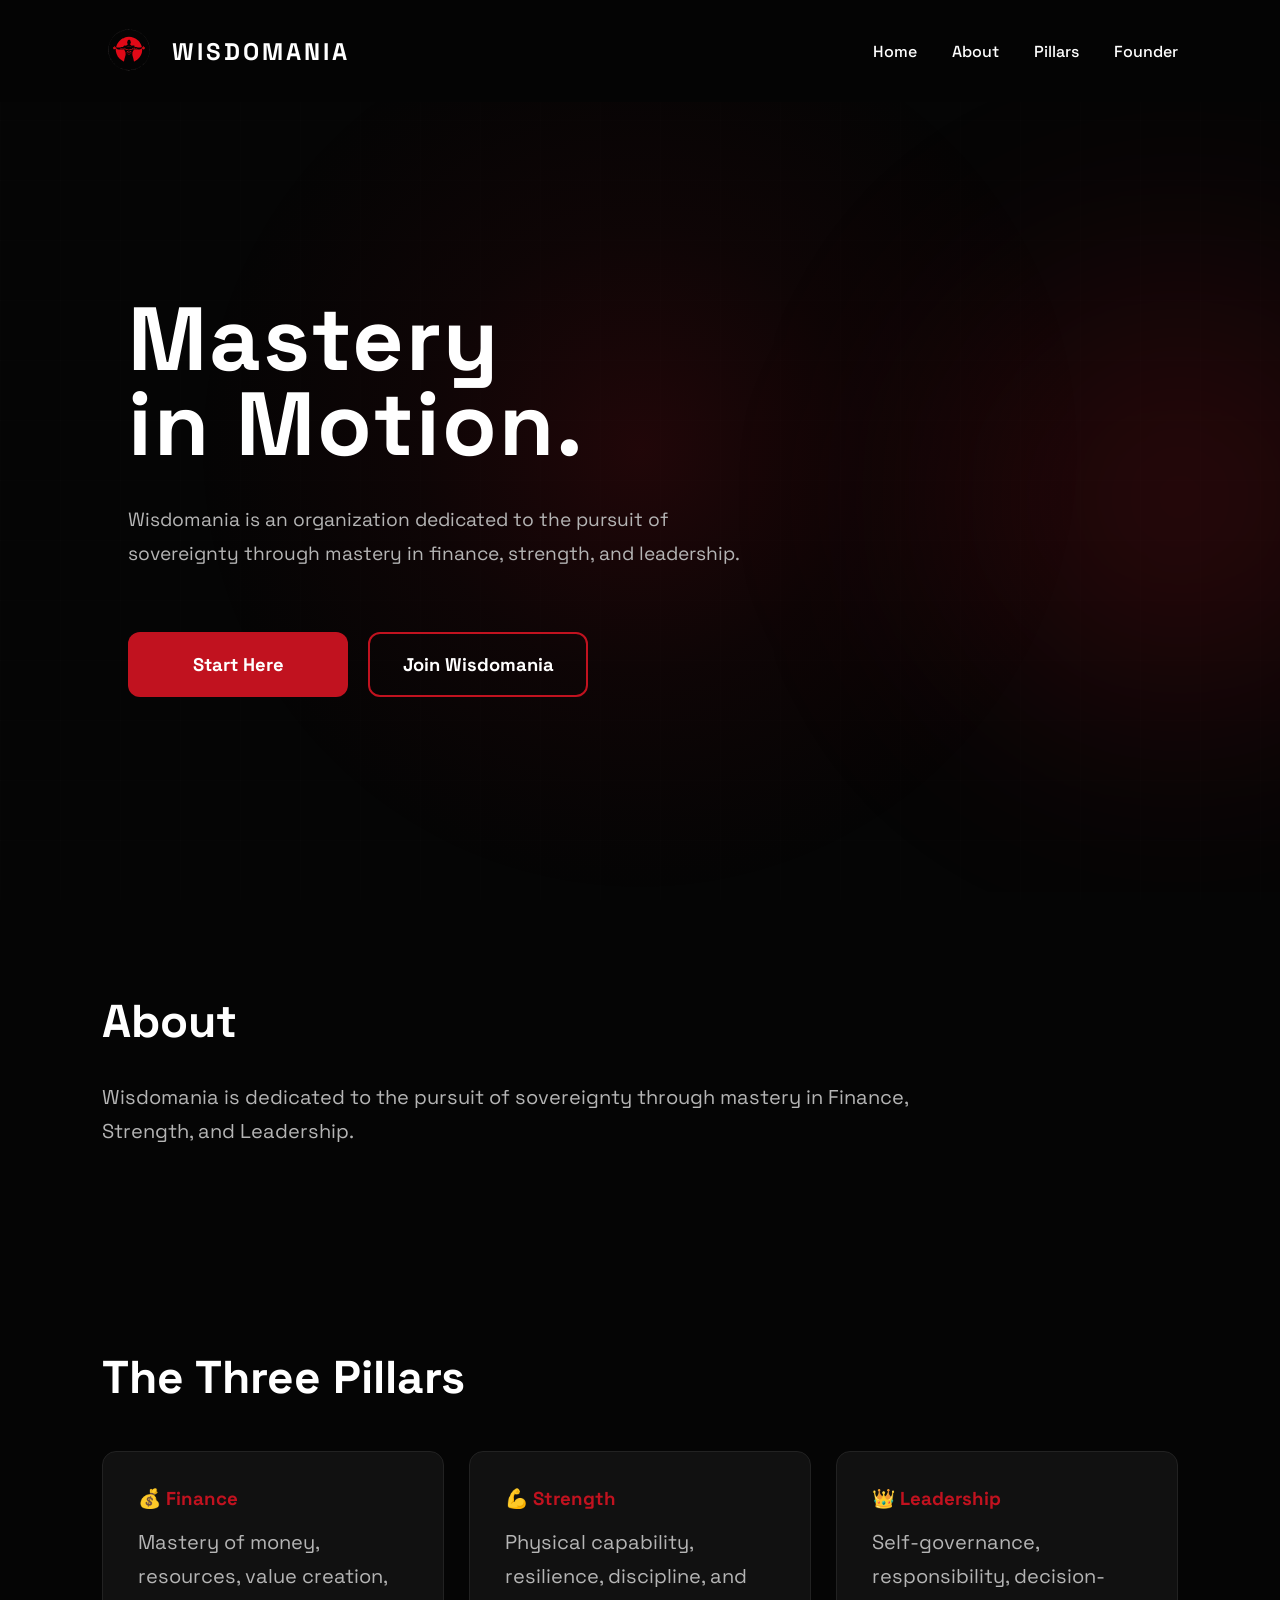
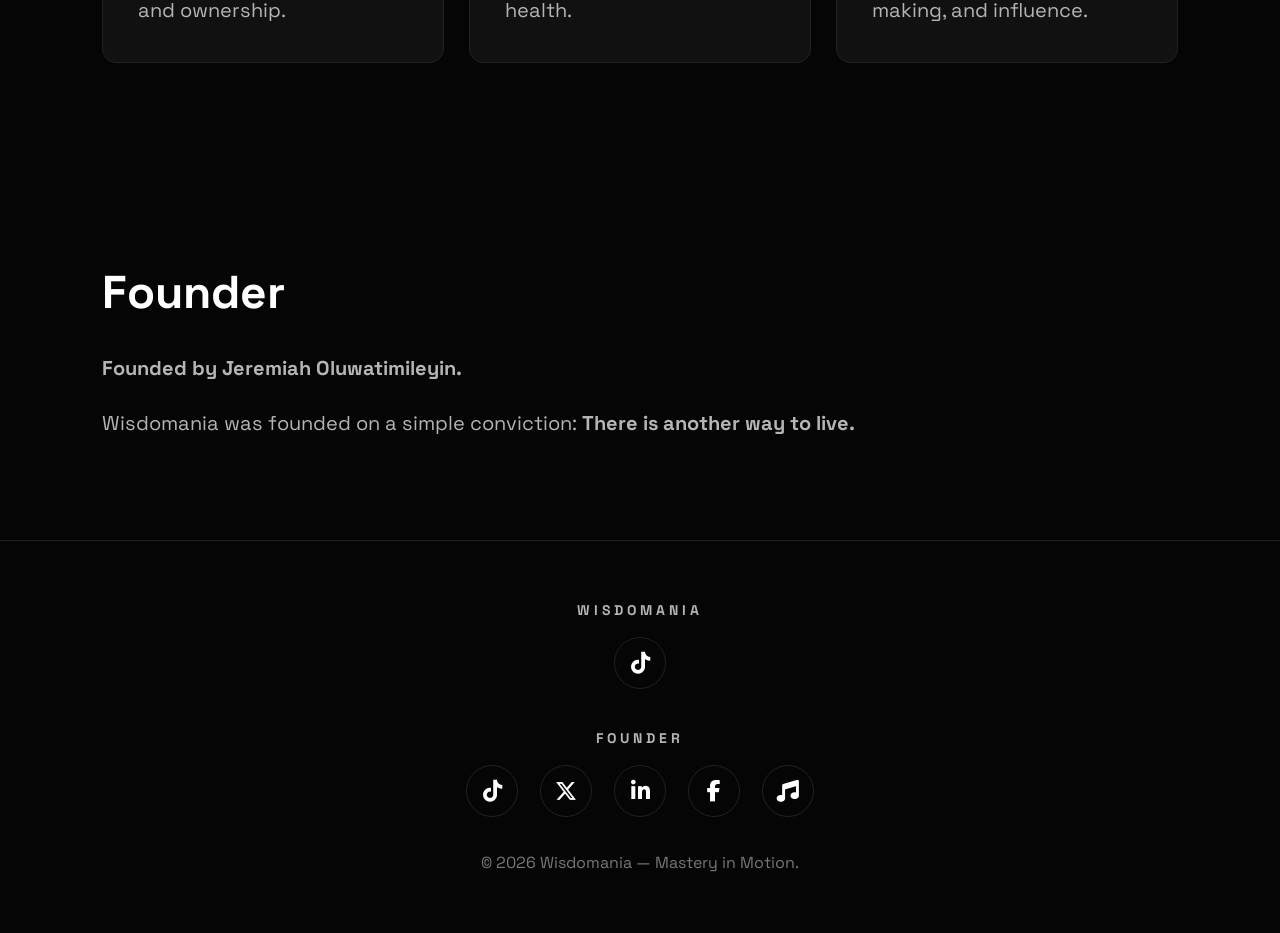
<file: index.html>
<!DOCTYPE html>
<html lang="en">

<head>

    <meta charset="UTF-8">
    <meta name="viewport" content="width=device-width, initial-scale=1.0">

    <title>Wisdomania | Mastery in Motion</title>

    <link rel="preconnect" href="https://fonts.googleapis.com">

    <link
        href="https://fonts.googleapis.com/css2?family=Space+Grotesk:wght@300;400;500;700&display=swap"
        rel="stylesheet"
    >

    <link rel="stylesheet" href="css/style.css?v=2">
<link rel="stylesheet" href="https://cdnjs.cloudflare.com/ajax/libs/font-awesome/6.7.2/css/all.min.css">
</head>


<body>


<!-- INTRO -->

<div id="intro">

    <img
        src="Images/logo.svg"
        alt="Wisdomania Logo"
        class="intro-logo"
    >

    <h1>WISDOMANIA</h1>

    <p>Mastery in Motion.</p>

    <div id="loader-count">0%</div>

</div>



<!-- WEBSITE -->

<div id="website">


<header>


<nav>

    <div class="brand">

        <img
            src="Images/logo.svg"
            alt="Wisdomania Logo"
        >

        <span>WISDOMANIA</span>

    </div>

<ul>

    <li>
        <a href="index.html">Home</a>
    </li>

    <li>
        <a href="#about">About</a>
    </li>

    <li>
        <a href="#pillars">Pillars</a>
    </li>

    <li>
        <a href="#founder">Founder</a>
    </li>

</ul>

</nav>



<section class="hero">

    <h1>

        Mastery<br>

        in Motion.

    </h1>


    <p>

        Wisdomania is an organization dedicated to the pursuit of sovereignty
        through mastery in finance, strength, and leadership.

    </p>


    <div class="buttons">

        <a href="start-here.html">
            Start Here
        </a>

        <a href="join.html">
            Join Wisdomania
        </a>

    </div>

</section>


</header>



<!-- ABOUT -->

<section id="about" class="section">

    <h2>About</h2>

    <p>

        Wisdomania is dedicated to the pursuit of sovereignty through
        mastery in Finance, Strength, and Leadership.

    </p>

</section>



<!-- THREE PILLARS -->

<section id="pillars" class="section">

    <h2>The Three Pillars</h2>


    <div class="cards">


        <div class="card">

            <h3>💰 Finance</h3>

            <p>

                Mastery of money, resources, value creation, and ownership.

            </p>

        </div>



        <div class="card">

            <h3>💪 Strength</h3>

            <p>

                Physical capability, resilience, discipline, and health.

            </p>

        </div>



        <div class="card">

            <h3>👑 Leadership</h3>

            <p>

                Self-governance, responsibility, decision-making, and influence.

            </p>

        </div>


    </div>

</section>



<!-- FOUNDER -->

<section id="founder" class="section">

    <h2>Founder</h2>

    <p>

        <strong>Founded by Jeremiah Oluwatimileyin.</strong>

    </p>

    <br>

    <p>

        Wisdomania was founded on a simple conviction:

        <strong>There is another way to live.</strong>

    </p>

</section>


<footer>

    <div class="footer-socials">

        <div class="social-group">

            <h3>WISDOMANIA</h3>

            <div class="social-icons">
                <a href="https://www.tiktok.com/@wisdom_ism" target="_blank" rel="noopener noreferrer">
                    <i class="fa-brands fa-tiktok"></i>
                </a>
            </div>

        </div>


        <div class="social-group">

            <h3>FOUNDER</h3>

            <div class="social-icons">

                <a href="https://www.tiktok.com/@je_rriq" target="_blank" rel="noopener noreferrer">
                    <i class="fa-brands fa-tiktok"></i>
                </a>

                <a href="https://x.com/je_rriq" target="_blank" rel="noopener noreferrer">
                    <i class="fa-brands fa-x-twitter"></i>
                </a>

                <a href="https://www.linkedin.com/in/jeremiah-oluwatimileyin-528b58284?utm_source=share_via&utm_content=profile&utm_medium=member_android" target="_blank" rel="noopener noreferrer">
                    <i class="fa-brands fa-linkedin-in"></i>
                </a>

                <a href="#">
                    <i class="fa-brands fa-facebook-f"></i>
                </a>

                <a href="https://audiomack.com/_jerriq" target="_blank" rel="noopener noreferrer">
                    <i class="fa-solid fa-music"></i>
                </a>

            </div>

        </div>

    </div>


    <p>
        © 2026 Wisdomania — Mastery in Motion.
    </p>

</footer>
   


</div>


<div class="background-grid"></div>


<script src="script.js"></script>


</body>

</html>
</file>
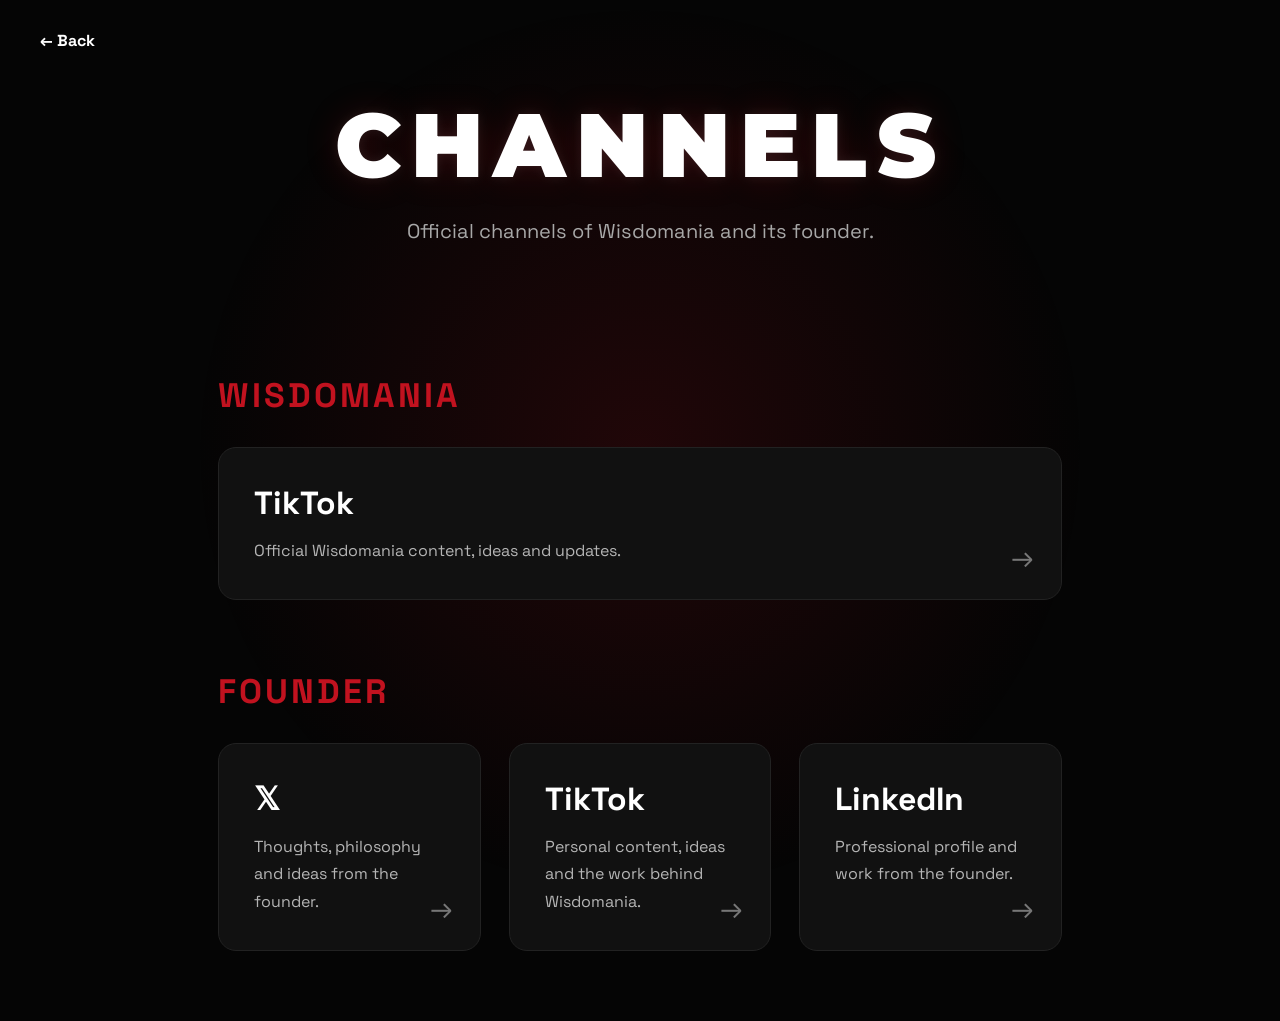
<file: channels.html>
<!DOCTYPE html>
<html lang="en">
<head>
<meta charset="UTF-8">
<meta name="viewport" content="width=device-width, initial-scale=1.0">

<title>Channels | Wisdomania</title>

<link rel="preconnect" href="https://fonts.googleapis.com">
<link href="https://fonts.googleapis.com/css2?family=Montserrat:wght@800;900&family=Space+Grotesk:wght@300;400;500;700&display=swap" rel="stylesheet">

<style>

*{
margin:0;
padding:0;
box-sizing:border-box;
}

body{
background:#050505;
color:#fff;
font-family:"Space Grotesk",sans-serif;
overflow-x:hidden;
}

body::before{
content:"";
position:fixed;
top:50%;
left:50%;
width:900px;
height:900px;
transform:translate(-50%,-50%);
background:radial-gradient(
circle,
rgba(193,18,31,.15),
transparent 70%
);
pointer-events:none;
z-index:-1;
animation:pulse 8s ease-in-out infinite;
}

@keyframes pulse{

0%,100%{
transform:translate(-50%,-50%) scale(1);
}

50%{
transform:translate(-50%,-50%) scale(1.1);
}

}

.back{
position:fixed;
top:30px;
left:40px;
color:#fff;
text-decoration:none;
font-weight:700;
transition:.3s;
z-index:10;
}

.back:hover{
color:#c1121f;
}

header{
padding:90px 20px 60px;
text-align:center;
}

h1{
font-family:"Montserrat",sans-serif;
font-size:90px;
font-weight:900;
letter-spacing:10px;
margin-bottom:18px;
text-transform:uppercase;
text-shadow:
0 0 12px rgba(255,255,255,.08),
0 0 35px rgba(193,18,31,.20);
}

header p{
font-size:20px;
color:#a8a8a8;
}

.section{
max-width:1100px;
margin:70px auto;
padding:0 10%;
}

.section h2{
font-size:34px;
margin-bottom:30px;
color:#c1121f;
letter-spacing:3px;
text-transform:uppercase;
}

.grid{
display:grid;
grid-template-columns:repeat(auto-fit,minmax(260px,1fr));
gap:28px;
}

.card{
background:#111;
border:1px solid #222;
border-radius:18px;
padding:35px;
text-decoration:none;
color:white;
transition:.35s;
position:relative;
overflow:hidden;
}

.card:hover{
transform:translateY(-8px);
border-color:#c1121f;
box-shadow:0 18px 40px rgba(193,18,31,.22);
}

.platform{
font-size:32px;
font-weight:700;
margin-bottom:14px;
}

.card p{
color:#b5b5b5;
line-height:1.7;
}

.card::after{
content:"→";
position:absolute;
right:28px;
bottom:24px;
font-size:28px;
color:#777;
transition:.3s;
}

.card:hover::after{
color:#c1121f;
transform:translateX(6px);
}

@media(max-width:700px){

header{
padding-top:100px;
}

h1{
font-size:52px;
letter-spacing:6px;
}

header p{
font-size:17px;
}

.back{
top:22px;
left:25px;
}

.section{
padding:0 7%;
}

.section h2{
font-size:27px;
}

}

</style>

</head>

<body>

<a href="explore.html" class="back">← Back</a>

<header>

<h1>CHANNELS</h1>

<p>Official channels of Wisdomania and its founder.</p>

</header>


<!-- WISDOMANIA -->

<section class="section">

<h2>Wisdomania</h2>

<div class="grid">

<a
href="https://www.tiktok.com/@wisdom_ism"
target="_blank"
rel="noopener noreferrer"
class="card"
>

<div class="platform">TikTok</div>

<p>
Official Wisdomania content, ideas and updates.
</p>

</a>

</div>

</section>


<!-- FOUNDER -->

<section class="section">

<h2>Founder</h2>

<div class="grid">

<a
href="https://x.com/je_rriq"
target="_blank"
rel="noopener noreferrer"
class="card"
>

<div class="platform">𝕏</div>

<p>
Thoughts, philosophy and ideas from the founder.
</p>

</a>


<a
href="https://www.tiktok.com/@je_rriq"
target="_blank"
rel="noopener noreferrer"
class="card"
>

<div class="platform">TikTok</div>

<p>
Personal content, ideas and the work behind Wisdomania.
</p>

</a>


<a
href="https://www.linkedin.com/in/jeremiah-oluwatimileyin-528b58284"
target="_blank"
rel="noopener noreferrer"
class="card"
>

<div class="platform">LinkedIn</div>

<p>
Professional profile and work from the founder.
</p>

</a>

</div>

</section>

</body>
</html>
</file>
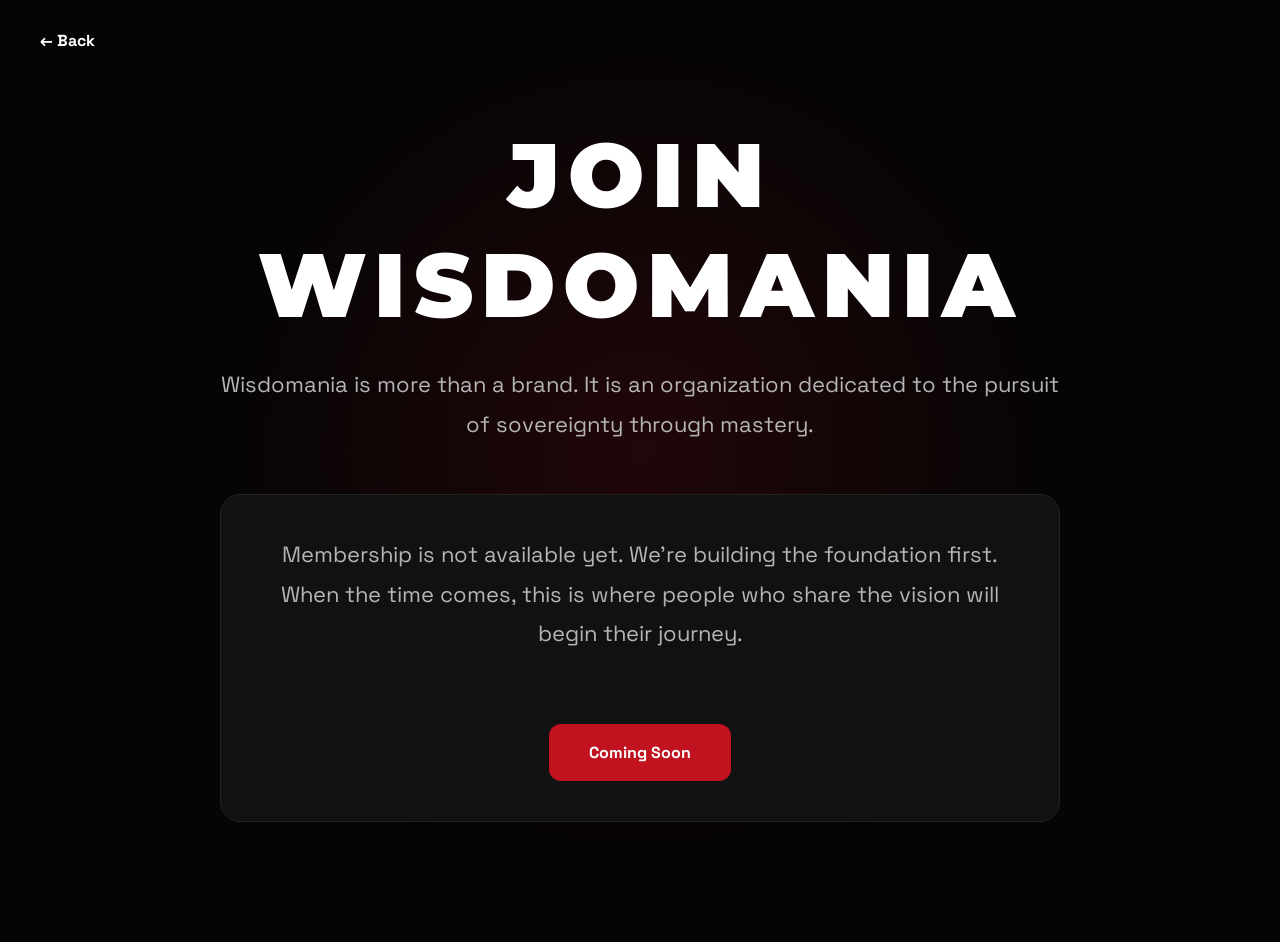
<file: join.html>
<!DOCTYPE html>
<html lang="en">
<head>
<meta charset="UTF-8">
<meta name="viewport" content="width=device-width, initial-scale=1.0">

<title>Join Wisdomania</title>

<link rel="preconnect" href="https://fonts.googleapis.com">
<link href="https://fonts.googleapis.com/css2?family=Montserrat:wght@800;900&family=Space+Grotesk:wght@300;400;500;700&display=swap" rel="stylesheet">

<style>

*{
margin:0;
padding:0;
box-sizing:border-box;
}

body{
background:#050505;
color:#fff;
font-family:"Space Grotesk",sans-serif;
overflow-x:hidden;
}

body::before{
content:"";
position:fixed;
top:50%;
left:50%;
width:900px;
height:900px;
transform:translate(-50%,-50%);
background:radial-gradient(circle,rgba(193,18,31,.15),transparent 70%);
pointer-events:none;
z-index:-1;
animation:pulse 8s ease-in-out infinite;
}

@keyframes pulse{
0%,100%{transform:translate(-50%,-50%) scale(1);}
50%{transform:translate(-50%,-50%) scale(1.1);}
}

.back{
position:fixed;
top:30px;
left:40px;
color:white;
text-decoration:none;
font-weight:700;
}

.back:hover{
color:#c1121f;
}

.container{
max-width:900px;
margin:0 auto;
padding:120px 30px;
text-align:center;
}

h1{
font-family:"Montserrat",sans-serif;
font-size:90px;
font-weight:900;
letter-spacing:8px;
margin-bottom:25px;
}

p{
font-size:22px;
line-height:1.8;
color:#b5b5b5;
margin-bottom:30px;
}

.statement{
background:#111;
border:1px solid #222;
border-radius:20px;
padding:40px;
margin-top:50px;
}

.button{
display:inline-block;
margin-top:40px;
padding:18px 40px;
background:#c1121f;
color:white;
text-decoration:none;
font-weight:700;
border-radius:12px;
transition:.3s;
}

.button:hover{
transform:translateY(-5px);
box-shadow:0 15px 35px rgba(193,18,31,.35);
}
@media (max-width: 768px){

    .back{
        top:22px;
        left:22px;
        font-size:14px;
    }

    .container{
        width:100%;
        padding:100px 20px 60px;
    }

    h1{
        font-size:48px;
        letter-spacing:5px;
        line-height:1.1;
        margin-bottom:20px;
    }

    p{
        font-size:17px;
        line-height:1.7;
        margin-bottom:25px;
    }

    .statement{
        padding:25px 20px;
        margin-top:35px;
        border-radius:16px;
    }

    .button{
        width:100%;
        padding:17px 20px;
        margin-top:25px;
    }

}


@media (max-width: 400px){

    h1{
        font-size:38px;
        letter-spacing:4px;
    }

    .container{
        padding-left:16px;
        padding-right:16px;
    }

    .statement{
        padding:22px 16px;
    }

}

</style>
</head>

<body>

<a href="index.html" class="back">← Back</a>

<div class="container">

<h1>JOIN WISDOMANIA</h1>

<p>
Wisdomania is more than a brand.
It is an organization dedicated to the pursuit of sovereignty through mastery.
</p>

<div class="statement">

<p>
Membership is not available yet.

We're building the foundation first.

When the time comes, this is where people who share the vision will begin their journey.
</p>

<a href="#" class="button">Coming Soon</a>

</div>

</div>

</body>
</html>
</file>
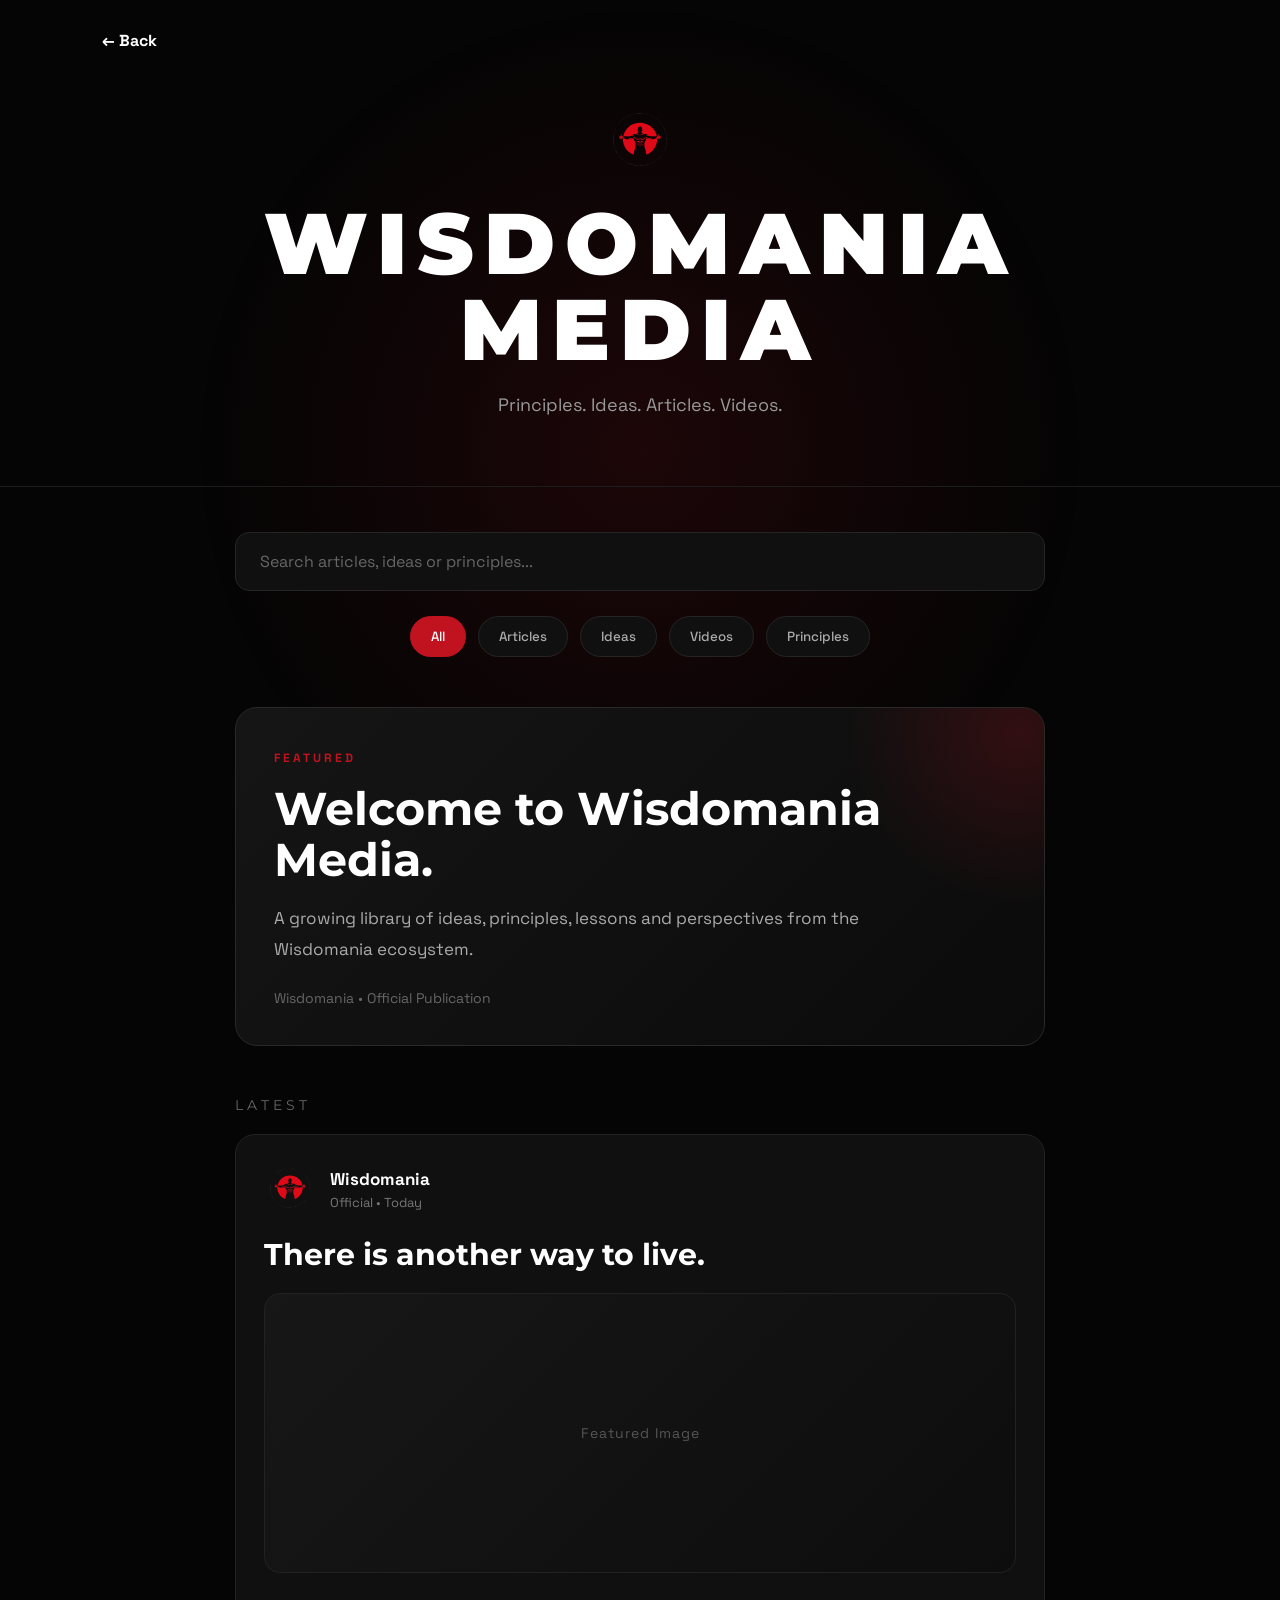
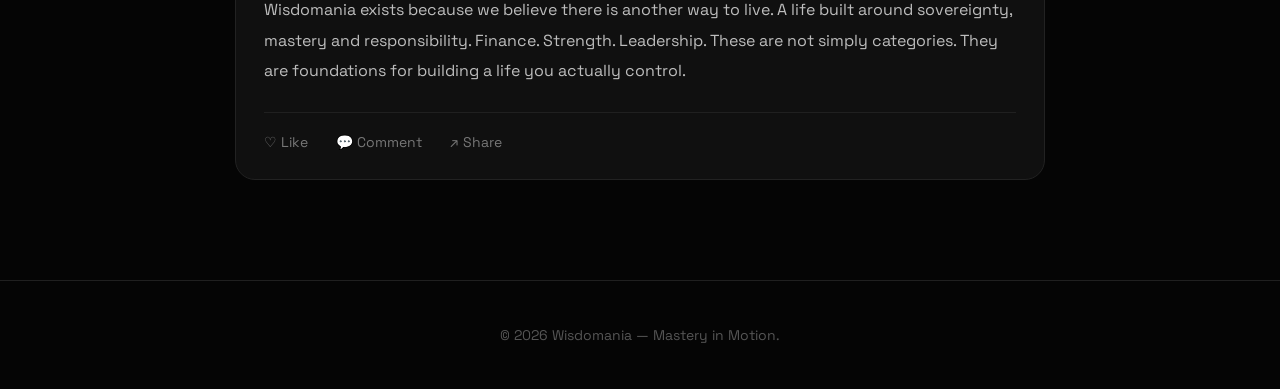
<file: media.html>
<!DOCTYPE html>
<html lang="en">

<head>

<meta charset="UTF-8">
<meta name="viewport" content="width=device-width, initial-scale=1.0">

<title>Media | Wisdomania</title>

<link rel="preconnect" href="https://fonts.googleapis.com">
<link href="https://fonts.googleapis.com/css2?family=Montserrat:wght@800;900&family=Space+Grotesk:wght@300;400;500;700&display=swap" rel="stylesheet">

<style>

*{
    margin:0;
    padding:0;
    box-sizing:border-box;
}

html{
    scroll-behavior:smooth;
}

body{
    background:#050505;
    color:#fff;
    font-family:"Space Grotesk",sans-serif;
    overflow-x:hidden;
}

/* =========================
   BACKGROUND
========================= */

body::before{
    content:"";
    position:fixed;
    top:50%;
    left:50%;
    width:900px;
    height:900px;
    transform:translate(-50%,-50%);
    background:radial-gradient(
        circle,
        rgba(193,18,31,.13),
        transparent 70%
    );
    pointer-events:none;
    z-index:-2;
}

.background-grid{
    position:fixed;
    inset:0;

    background-image:
        linear-gradient(
            rgba(255,255,255,.025) 1px,
            transparent 1px
        ),
        linear-gradient(
            90deg,
            rgba(255,255,255,.025) 1px,
            transparent 1px
        );

    background-size:60px 60px;

    opacity:.3;

    pointer-events:none;

    z-index:-3;
}

/* =========================
   HEADER
========================= */

header{
    padding:30px 8% 70px;
    border-bottom:1px solid #1d1d1d;
}

.back{
    display:inline-block;
    color:#fff;
    text-decoration:none;
    font-weight:700;
    transition:.3s;
}

.back:hover{
    color:#c1121f;
}

.logo{
    display:block;
    width:70px;
    height:70px;
    margin:55px auto 25px;

    animation:logoGlow 5s ease-in-out infinite;
}

header h1{
    font-family:"Montserrat",sans-serif;
    font-size:clamp(48px,7vw,86px);
    font-weight:900;
    text-align:center;
    letter-spacing:10px;
    line-height:1;
}

header p{
    margin-top:20px;
    text-align:center;
    color:#999;
    font-size:18px;
}

/* =========================
   SEARCH
========================= */

.search{
    max-width:850px;
    margin:45px auto 25px;
    padding:0 20px;
}

.search input{
    width:100%;
    padding:18px 24px;

    background:#101010;

    border:1px solid #252525;

    border-radius:14px;

    color:#fff;

    font-family:"Space Grotesk",sans-serif;
    font-size:16px;

    outline:none;

    transition:.3s;
}

.search input:focus{
    border-color:#c1121f;
    box-shadow:0 0 25px rgba(193,18,31,.12);
}

.search input::placeholder{
    color:#666;
}

/* =========================
   FILTERS
========================= */

.filters{
    display:flex;
    justify-content:center;
    align-items:center;

    gap:12px;

    flex-wrap:wrap;

    padding:0 20px;

    margin-bottom:50px;
}

.filters button{
    padding:11px 20px;

    background:#101010;

    border:1px solid #252525;

    color:#aaa;

    border-radius:30px;

    cursor:pointer;

    font-family:"Space Grotesk",sans-serif;
    font-weight:500;

    transition:.3s;
}

.filters button:hover,
.filters button.active{
    background:#c1121f;
    border-color:#c1121f;
    color:#fff;
}

/* =========================
   FEED
========================= */

.feed{
    max-width:850px;

    margin:auto;

    padding:0 20px 100px;

    display:flex;

    flex-direction:column;

    gap:30px;
}

/* =========================
   FEATURED
========================= */

.featured{
    position:relative;

    background:
        linear-gradient(
            135deg,
            #151515,
            #0b0b0b
        );

    border:1px solid #292929;

    border-radius:22px;

    padding:38px;

    overflow:hidden;

    margin-bottom:10px;
}

.featured::before{
    content:"";

    position:absolute;

    top:-150px;
    right:-150px;

    width:350px;
    height:350px;

    background:radial-gradient(
        circle,
        rgba(193,18,31,.2),
        transparent 70%
    );

    pointer-events:none;
}

.featured-label{
    display:inline-block;

    color:#c1121f;

    font-size:12px;

    font-weight:700;

    letter-spacing:3px;

    text-transform:uppercase;

    margin-bottom:18px;
}

.featured h2{
    position:relative;

    font-family:"Montserrat",sans-serif;

    font-size:clamp(28px,5vw,46px);

    line-height:1.1;

    margin-bottom:18px;
}

.featured p{
    position:relative;

    max-width:650px;

    color:#aaa;

    font-size:17px;

    line-height:1.8;
}

.featured-meta{
    position:relative;

    margin-top:25px;

    color:#666;

    font-size:14px;
}

/* =========================
   POST
========================= */

.post{
    background:#101010;

    border:1px solid #222;

    border-radius:20px;

    padding:28px;

    transition:.35s;
}

.post:hover{
    border-color:#303030;
    transform:translateY(-3px);
}

/* AUTHOR */

.author{
    display:flex;

    align-items:center;

    gap:14px;

    margin-bottom:22px;
}

.author img{
    width:52px;
    height:52px;

    border-radius:50%;

    object-fit:cover;
}

.author h3{
    font-size:17px;
    font-weight:700;
}

.author span{
    display:block;

    font-size:13px;

    color:#777;

    margin-top:4px;
}

/* POST CONTENT */

.post h2{
    font-family:"Montserrat",sans-serif;

    font-size:clamp(22px,4vw,30px);

    line-height:1.2;

    margin-bottom:20px;
}

.post-image{
    width:100%;

    min-height:280px;

    background:
        linear-gradient(
            135deg,
            #171717,
            #0d0d0d
        );

    border:1px solid #222;

    border-radius:16px;

    margin-bottom:22px;

    display:flex;

    justify-content:center;

    align-items:center;

    text-align:center;

    color:#555;

    font-size:14px;

    letter-spacing:1px;
}

.post p{
    line-height:1.9;

    color:#bdbdbd;

    font-size:16px;
}

/* =========================
   ACTIONS
========================= */

.actions{
    display:flex;

    align-items:center;

    gap:28px;

    margin-top:25px;

    padding-top:20px;

    border-top:1px solid #202020;

    color:#777;

    font-size:14px;
}

.actions span{
    cursor:pointer;

    transition:.3s;
}

.actions span:hover{
    color:#c1121f;
}

/* =========================
   SECTION LABEL
========================= */

.feed-title{
    font-family:"Montserrat",sans-serif;

    font-size:14px;

    letter-spacing:4px;

    color:#666;

    text-transform:uppercase;

    margin:10px 0 -10px;
}

/* =========================
   FOOTER
========================= */

footer{
    border-top:1px solid #202020;

    padding:45px 20px;

    text-align:center;

    color:#555;

    font-size:14px;
}

/* =========================
   ANIMATION
========================= */

@keyframes logoGlow{

    0%,100%{
        filter:drop-shadow(0 0 0 rgba(193,18,31,0));
    }

    50%{
        filter:drop-shadow(0 0 20px rgba(193,18,31,.7));
    }

}

/* =========================
   TABLET
========================= */

@media(max-width:900px){

    header{
        padding-left:6%;
        padding-right:6%;
    }

    header h1{
        letter-spacing:6px;
    }

    .featured{
        padding:32px;
    }

}

/* =========================
   MOBILE
========================= */

@media(max-width:600px){

    body::before{
        width:600px;
        height:600px;
    }

    header{
        padding:20px 6% 55px;
    }

    .back{
        font-size:14px;
    }

    .logo{
        width:58px;
        height:58px;

        margin-top:45px;
        margin-bottom:22px;
    }

    header h1{
        font-size:clamp(38px,11vw,58px);

        letter-spacing:4px;
    }

    header p{
        font-size:15px;

        line-height:1.6;
    }

    .search{
        margin-top:30px;
    }

    .search input{
        padding:16px 18px;

        font-size:15px;
    }

    .filters{
        justify-content:flex-start;

        overflow-x:auto;

        flex-wrap:nowrap;

        padding-bottom:5px;

        scrollbar-width:none;
    }

    .filters::-webkit-scrollbar{
        display:none;
    }

    .filters button{
        flex-shrink:0;

        padding:10px 17px;

        font-size:13px;
    }

    .feed{
        padding-left:15px;
        padding-right:15px;
        padding-bottom:70px;
    }

    .featured{
        padding:27px;

        border-radius:18px;
    }

    .featured h2{
        font-size:28px;
    }

    .featured p{
        font-size:15px;
        line-height:1.7;
    }

    .post{
        padding:22px;

        border-radius:17px;
    }

    .author img{
        width:46px;
        height:46px;
    }

    .author h3{
        font-size:15px;
    }

    .author span{
        font-size:12px;
    }

    .post-image{
        min-height:220px;

        border-radius:13px;
    }

    .post p{
        font-size:15px;

        line-height:1.8;
    }

    .actions{
        gap:18px;

        flex-wrap:wrap;
    }

    footer{
        padding:35px 20px;
    }
}

/* =========================
   VERY SMALL PHONES
========================= */

@media(max-width:380px){

    header h1{
        font-size:36px;
        letter-spacing:3px;
    }

    .featured{
        padding:23px;
    }

    .post{
        padding:18px;
    }

    .actions{
        gap:14px;
    }
}

</style>

</head>

<body>

<div class="background-grid"></div>

<header>

<a href="explore.html" class="back">← Back</a>

<img
src="Images/logo.svg"
class="logo"
alt="Wisdomania Logo"
>

<h1>WISDOMANIA MEDIA</h1>

<p>
Principles. Ideas. Articles. Videos.
</p>

</header>


<!-- SEARCH -->

<div class="search">

<input
type="text"
placeholder="Search articles, ideas or principles..."
>

</div>


<!-- FILTERS -->

<div class="filters">

<button class="active">All</button>

<button>Articles</button>

<button>Ideas</button>

<button>Videos</button>

<button>Principles</button>

</div>


<section class="feed">


<!-- FEATURED -->

<article class="featured">

<span class="featured-label">
Featured
</span>

<h2>
Welcome to Wisdomania Media.
</h2>

<p>
A growing library of ideas, principles, lessons and perspectives from the Wisdomania ecosystem.
</p>

<div class="featured-meta">
Wisdomania • Official Publication
</div>

</article>


<div class="feed-title">
Latest
</div>


<!-- FIRST POST -->

<article class="post">

<div class="author">

<img
src="Images/logo.svg"
alt="Wisdomania"
>

<div>

<h3>Wisdomania</h3>

<span>
Official • Today
</span>

</div>

</div>


<h2>
There is another way to live.
</h2>


<div class="post-image">

Featured Image

</div>


<p>

Wisdomania exists because we believe there is another way to live.

A life built around sovereignty, mastery and responsibility.

Finance. Strength. Leadership.

These are not simply categories. They are foundations for building a life you actually control.

</p>


<div class="actions">

<span>♡ Like</span>

<span>💬 Comment</span>

<span>↗ Share</span>

</div>

</article>


</section>


<footer>

© 2026 Wisdomania — Mastery in Motion.

</footer>

</body>

</html>
</file>
<file: css/style.css>
* {
    margin: 0;
    padding: 0;
    box-sizing: border-box;
    scroll-behavior: smooth;
}

:root {
    --bg: #050505;
    --card: #111111;
    --text: #ffffff;
    --muted: #b5b5b5;
    --red: #c1121f;
}

/* =========================
   GLOBAL
========================= */

html {
    width: 100%;
    overflow-x: hidden;
}

body {
    background: var(--bg);
    color: var(--text);
    font-family: "Space Grotesk", sans-serif;
    overflow-x: hidden;
    width: 100%;
}

/* =========================
   BACKGROUND EFFECTS
========================= */

body::before {
    content: "";
    position: fixed;
    top: 50%;
    left: 50%;
    width: 900px;
    height: 900px;
    transform: translate(-50%, -50%);
    background: radial-gradient(
        circle,
        rgba(193, 18, 31, 0.15) 0%,
        rgba(193, 18, 31, 0.05) 35%,
        transparent 70%
    );
    pointer-events: none;
    animation: pulse 8s ease-in-out infinite;
    z-index: -1;
}

.background-grid {
    position: fixed;
    top: 0;
    left: 0;
    width: 100%;
    height: 100%;
    background-image:
        linear-gradient(
            rgba(255, 255, 255, 0.03) 1px,
            transparent 1px
        ),
        linear-gradient(
            90deg,
            rgba(255, 255, 255, 0.03) 1px,
            transparent 1px
        );
    background-size: 60px 60px;
    pointer-events: none;
    opacity: 0.25;
    z-index: -2;
}

@keyframes pulse {
    0%, 100% {
        transform: translate(-50%, -50%) scale(1);
    }

    50% {
        transform: translate(-50%, -50%) scale(1.15);
    }
}

/* =========================
   INTRO / LOADER
========================= */

#intro {
    position: fixed;
    inset: 0;
    width: 100%;
    height: 100vh;
    min-height: 100svh;
    background: #050505;
    display: flex;
    flex-direction: column;
    justify-content: center;
    align-items: center;
    text-align: center;
    padding: 20px;
    z-index: 9999;
    animation: fadeOut 1s ease forwards;
    animation-delay: 3s;
}

.intro-logo {
    width: 220px;
    height: 220px;
    max-width: 60vw;
    max-height: 60vw;
    border-radius: 50%;
    object-fit: cover;
    animation: logoRise 1.6s ease;
}

#intro h1 {
    margin-top: 30px;
    font-size: 54px;
    letter-spacing: 8px;
    line-height: 1.1;
}

#intro p {
    margin-top: 15px;
    color: var(--muted);
    font-size: 22px;
}

#loader-count {
    margin-top: 35px;
    font-size: 18px;
    color: var(--red);
    letter-spacing: 4px;
    font-weight: 700;
}

@keyframes logoRise {
    0% {
        opacity: 0;
        transform: translateY(60px) scale(0.8);
    }

    100% {
        opacity: 1;
        transform: translateY(0) scale(1);
    }
}

@keyframes logoGlow {
    0% {
        filter: drop-shadow(0 0 0 #c1121f);
    }

    50% {
        filter: drop-shadow(0 0 20px #c1121f);
    }

    100% {
        filter: drop-shadow(0 0 0 #c1121f);
    }
}

@keyframes fadeOut {
    to {
        opacity: 0;
        visibility: hidden;
    }
}

/* =========================
   WEBSITE
========================= */

#website {
    opacity: 0;
    animation: showSite 1s forwards;
    animation-delay: 3.5s;
}

@keyframes showSite {
    to {
        opacity: 1;
    }
}

/* =========================
   NAVIGATION
========================= */

nav {
    display: flex;
    justify-content: space-between;
    align-items: center;
    gap: 30px;
    padding: 28px 8%;
    position: sticky;
    top: 0;
    background: rgba(5, 5, 5, 0.95);
    backdrop-filter: blur(12px);
    -webkit-backdrop-filter: blur(12px);
    z-index: 1000;
}

.brand {
    display: flex;
    align-items: center;
    gap: 16px;
    flex-shrink: 0;
}

.brand img {
    width: 54px;
    height: 54px;
    border-radius: 50%;
    transition: 0.4s;
    animation: logoGlow 6s ease-in-out infinite;
}

.brand span {
    font-size: 1.5rem;
    font-weight: 700;
    letter-spacing: 3px;
    white-space: nowrap;
}

nav ul {
    display: flex;
    align-items: center;
    gap: 35px;
    list-style: none;
}

nav a {
    color: white;
    text-decoration: none;
    font-weight: 500;
    transition: 0.3s;
    position: relative;
}

nav a:hover {
    color: var(--red);
}

nav a::after {
    content: "";
    position: absolute;
    left: 0;
    bottom: -8px;
    width: 0;
    height: 2px;
    background: var(--red);
    transition: 0.3s;
}

nav a:hover::after {
    width: 100%;
}

/* =========================
   HERO
========================= */

.hero {
    min-height: calc(100vh - 110px);
    display: flex;
    flex-direction: column;
    justify-content: center;
    align-items: flex-start;
    padding: 120px 10%;
    position: relative;
    overflow: hidden;
}

.hero::after {
    content: "";
    position: absolute;
    right: -250px;
    top: 50%;
    transform: translateY(-50%);
    width: 700px;
    height: 700px;
    background: radial-gradient(
        circle,
        rgba(193, 18, 31, 0.22),
        transparent 70%
    );
    filter: blur(80px);
    pointer-events: none;
    animation: floatGlow 8s ease-in-out infinite;
}

@keyframes floatGlow {
    0%, 100% {
        transform: translateY(-50%) scale(1);
    }

    50% {
        transform: translateY(-55%) scale(1.08);
    }
}

.hero > * {
    position: relative;
    z-index: 1;
    opacity: 0;
    transform: translateY(40px);
    animation: heroReveal 0.9s ease forwards;
}

.hero h1 {
    font-size: clamp(56px, 7vw, 100px);
    line-height: 0.95;
    letter-spacing: 2px;
    animation-delay: 3.6s;
}

.hero p {
    max-width: 650px;
    font-size: clamp(17px, 1.5vw, 20px);
    line-height: 1.8;
    color: var(--muted);
    margin-top: 35px;
    margin-bottom: 50px;
    animation-delay: 3.9s;
}

.buttons {
    display: flex;
    gap: 20px;
    margin-top: 10px;
    flex-wrap: wrap;
    animation-delay: 4.2s;
}

.buttons a {
    display: inline-flex;
    align-items: center;
    justify-content: center;
    width: 220px;
    min-height: 65px;
    padding: 14px 24px;
    border-radius: 12px;
    text-decoration: none;
    font-weight: 700;
    font-size: 1.15rem;
    transition: 0.35s;
}

.buttons a:first-child {
    background: var(--red);
    color: white;
}

.buttons a:last-child {
    border: 2px solid var(--red);
    color: white;
}

.buttons a:hover {
    transform: translateY(-6px);
    box-shadow: 0 15px 35px rgba(193, 18, 31, 0.35);
}

@keyframes heroReveal {
    from {
        opacity: 0;
        transform: translateY(40px);
    }

    to {
        opacity: 1;
        transform: translateY(0);
    }
}

/* =========================
   SECTIONS
========================= */

.section {
    padding: 100px 8%;
}

.section h2 {
    font-size: clamp(34px, 4vw, 46px);
    margin-bottom: 30px;
}

.section p {
    font-size: clamp(17px, 2vw, 20px);
    color: var(--muted);
    max-width: 900px;
    line-height: 1.7;
}

.cards {
    display: grid;
    grid-template-columns: repeat(
        auto-fit,
        minmax(min(250px, 100%), 1fr)
    );
    gap: 25px;
    margin-top: 45px;
}

.card {
    background: var(--card);
    padding: 35px;
    border-radius: 14px;
    border: 1px solid #222;
    transition: 0.35s;
}

.card:hover {
    transform: translateY(-10px);
    border-color: var(--red);
    box-shadow: 0 0 30px rgba(193, 18, 31, 0.25);
}

.card h3 {
    color: var(--red);
    margin-bottom: 15px;
}

/* =========================
   FOOTER
========================= */

footer {
    padding: 60px 8%;
    text-align: center;
    color: #777;
    border-top: 1px solid #222;
}

/* =========================
   TABLET
========================= */

@media (max-width: 900px) {

    nav {
        position: fixed;
        top: 0;
        left: 0;
        width: 100%;
        padding: 18px 6%;
        background: rgba(5, 5, 5, 0.75);
        backdrop-filter: blur(20px);
        -webkit-backdrop-filter: blur(20px);
        border-bottom: 1px solid rgba(255, 255, 255, 0.08);
    }

    .brand img {
        width: 46px;
        height: 46px;
    }

    .brand span {
        font-size: 1.2rem;
        letter-spacing: 2px;
    }

    nav ul {
        gap: 20px;
    }

    .hero {
        min-height: 100svh;
        padding: 140px 8% 100px;
    }

    .hero h1 {
        font-size: clamp(52px, 9vw, 76px);
    }

    .hero p {
        font-size: 18px;
    }

    .section {
        padding: 80px 7%;
    }

    .cards {
        gap: 20px;
    }

    .card {
        padding: 30px;
    }
}

/* =========================
   MOBILE
========================= */

@media (max-width: 600px) {

    body {
        overflow-x: hidden;
    }

    /* NAV */

    nav {
        padding: 14px 5%;
        gap: 12px;
    }

    .brand {
        gap: 10px;
    }

    .brand img {
        width: 40px;
        height: 40px;
    }

    .brand span {
        font-size: 0.95rem;
        letter-spacing: 1.5px;
    }

    nav ul {
        gap: 12px;
    }

    nav ul li a {
        font-size: 12px;
    }

    nav a::after {
        display: none;
    }

    /* INTRO */

    #intro {
        padding: 20px;
    }

    .intro-logo {
        width: 170px;
        height: 170px;
    }

    #intro h1 {
        font-size: clamp(27px, 8vw, 38px);
        letter-spacing: 4px;
        margin-top: 24px;
    }

    #intro p {
        font-size: 17px;
    }

    #loader-count {
        margin-top: 28px;
        font-size: 15px;
        letter-spacing: 3px;
    }

    /* HERO */

    .hero {
        min-height: 100svh;
        justify-content: center;
        padding: 130px 7% 80px;
    }

    .hero h1 {
        font-size: clamp(48px, 14vw, 68px);
        letter-spacing: 0;
        line-height: 0.95;
    }

    .hero p {
        font-size: 16px;
        line-height: 1.7;
        margin-top: 28px;
        margin-bottom: 35px;
    }

    .buttons {
        width: 100%;
        flex-direction: column;
        gap: 14px;
    }

    .buttons a {
        width: 100%;
        min-height: 58px;
        font-size: 1rem;
    }

    .hero::after {
        right: -350px;
        width: 600px;
        height: 600px;
        opacity: 0.6;
    }

    /* SECTIONS */

    .section {
        padding: 70px 7%;
    }

    .section h2 {
        font-size: 34px;
        margin-bottom: 22px;
    }

    .section p {
        font-size: 17px;
        line-height: 1.7;
    }

    .cards {
        grid-template-columns: 1fr;
        gap: 18px;
        margin-top: 30px;
    }

    .card {
        padding: 28px;
    }

    /* FOOTER */

    footer {
        padding: 45px 7%;
        font-size: 14px;
    }

    /* BACKGROUND */

    body::before {
        width: 600px;
        height: 600px;
    }

    .background-grid {
        background-size: 45px 45px;
    }
}

/* =========================
   VERY SMALL PHONES
========================= */

@media (max-width: 380px) {

    .brand span {
        font-size: 0.82rem;
    }

    nav ul {
        gap: 8px;
    }

    nav ul li a {
        font-size: 10px;
    }

    .hero {
        padding-left: 6%;
        padding-right: 6%;
    }

    .hero h1 {
        font-size: 45px;
    }

    .hero p {
        font-size: 15px;
    }

    .section {
        padding-left: 6%;
        padding-right: 6%;
    }
}

/* =========================
   LANDSCAPE PHONES
========================= */

@media (max-height: 500px) and (orientation: landscape) {

    .hero {
        min-height: auto;
        padding-top: 140px;
        padding-bottom: 80px;
    }

    #intro {
        overflow-y: auto;
    }

    .intro-logo {
        width: 110px;
        height: 110px;
    }

    #intro h1 {
        margin-top: 15px;
        font-size: 28px;
    }

    #intro p {
        margin-top: 8px;
        font-size: 15px;
    }

    #loader-count {
        margin-top: 15px;
    }
}
.footer-socials{
display:flex;
flex-direction:column;
align-items:center;
gap:40px;
margin-bottom:35px;
}

.social-group{
display:flex;
flex-direction:column;
align-items:center;
gap:18px;
}

.social-group h3{
font-size:14px;
letter-spacing:4px;
color:#b5b5b5;
}

.social-icons{
display:flex;
align-items:center;
justify-content:center;
gap:22px;
flex-wrap:wrap;
}

.social-icons a{
width:52px;
height:52px;
display:flex;
align-items:center;
justify-content:center;
border:1px solid #222;
border-radius:50%;
color:white;
text-decoration:none;
font-size:22px;
transition:.3s;
}

.social-icons a:hover{
color:#c1121f;
border-color:#c1121f;
transform:translateY(-5px);
box-shadow:0 10px 25px rgba(193,18,31,.2);
}
@media (max-width: 768px){

    .footer-socials{
        display:flex !important;
        flex-direction:column !important;
        align-items:center !important;
        gap:40px !important;
    }

    .social-group{
        display:flex !important;
        flex-direction:column !important;
        align-items:center !important;
        gap:18px !important;
    }

    .social-icons{
        display:flex !important;
        flex-direction:row !important;
        align-items:center !important;
        justify-content:center !important;
        gap:22px !important;
        flex-wrap:nowrap !important;
    }

    .social-icons a{
        width:52px !important;
        height:52px !important;
        min-width:52px !important;

        display:flex !important;
        align-items:center !important;
        justify-content:center !important;

        border:1px solid #222 !important;
        border-radius:50% !important;

        color:white !important;
        font-size:22px !important;
        text-decoration:none !important;
    }

    .social-icons a i{
        color:white !important;
    }

}
</file>
